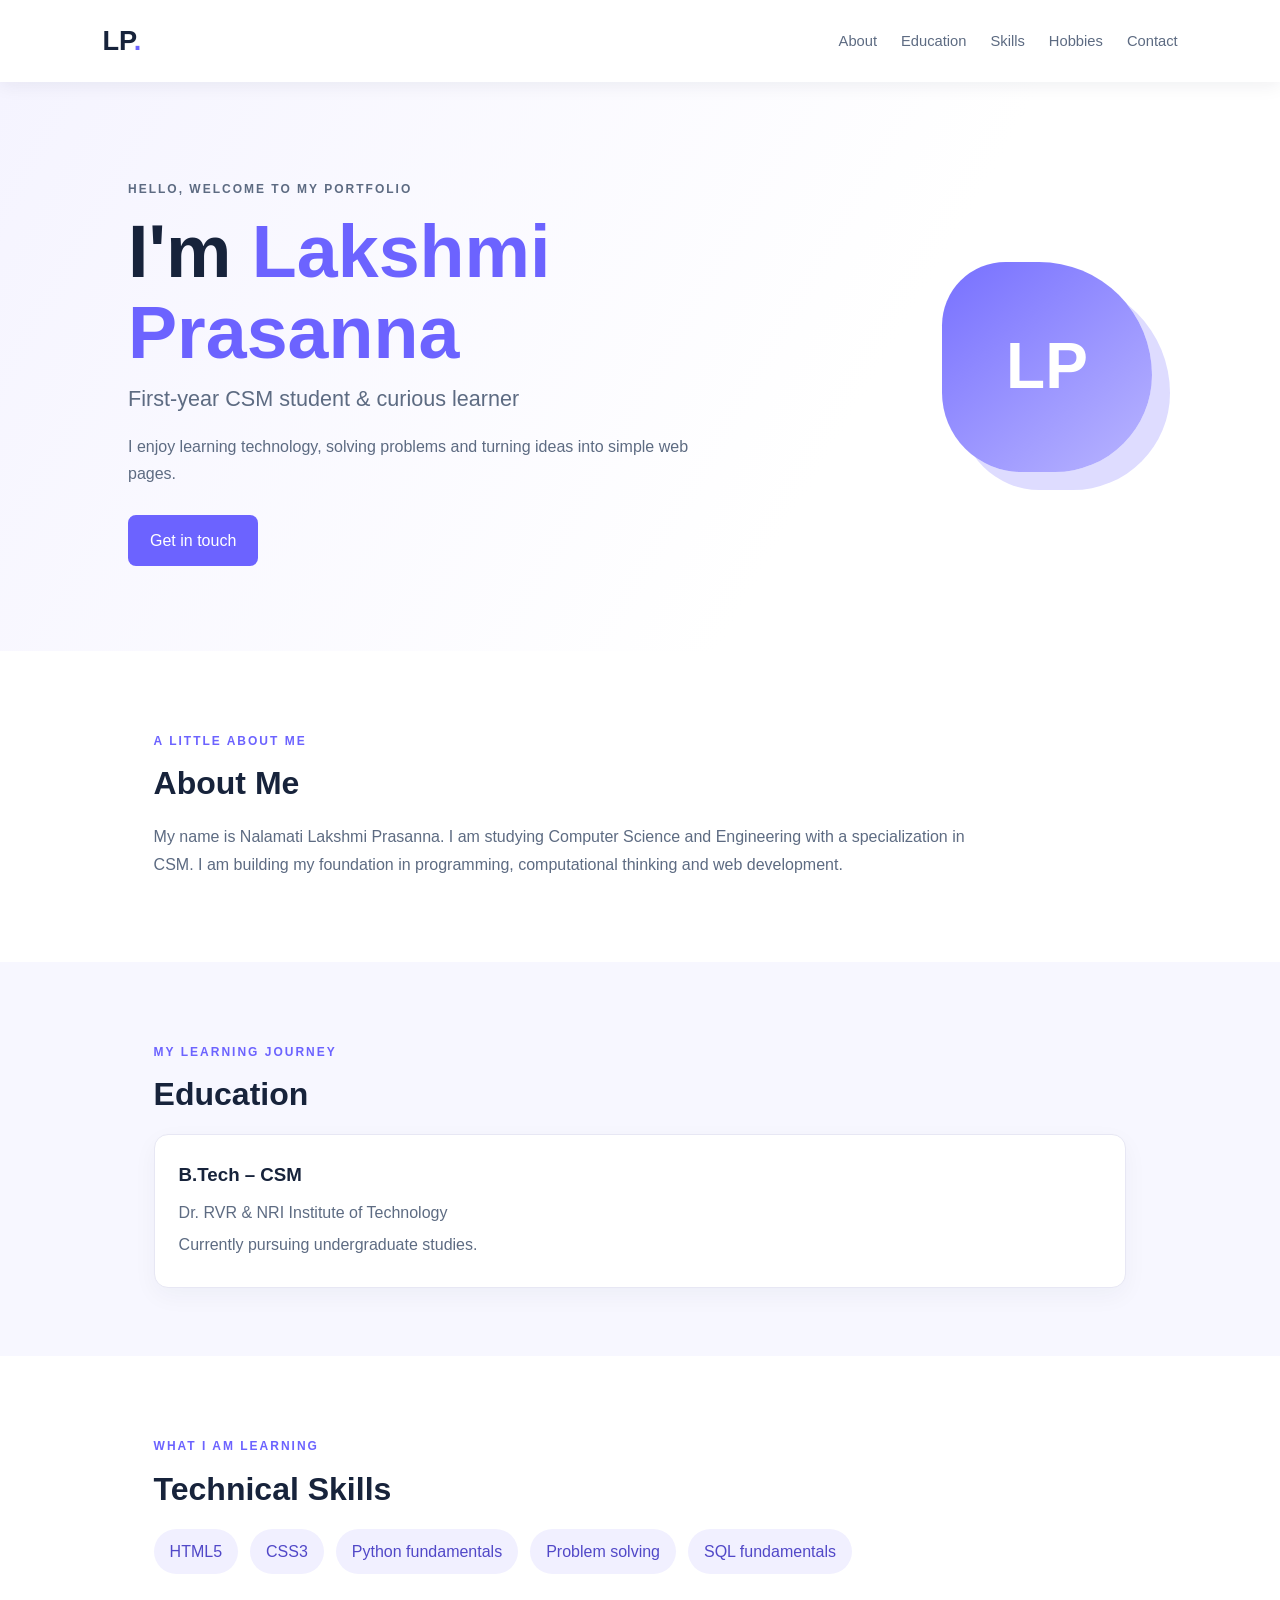
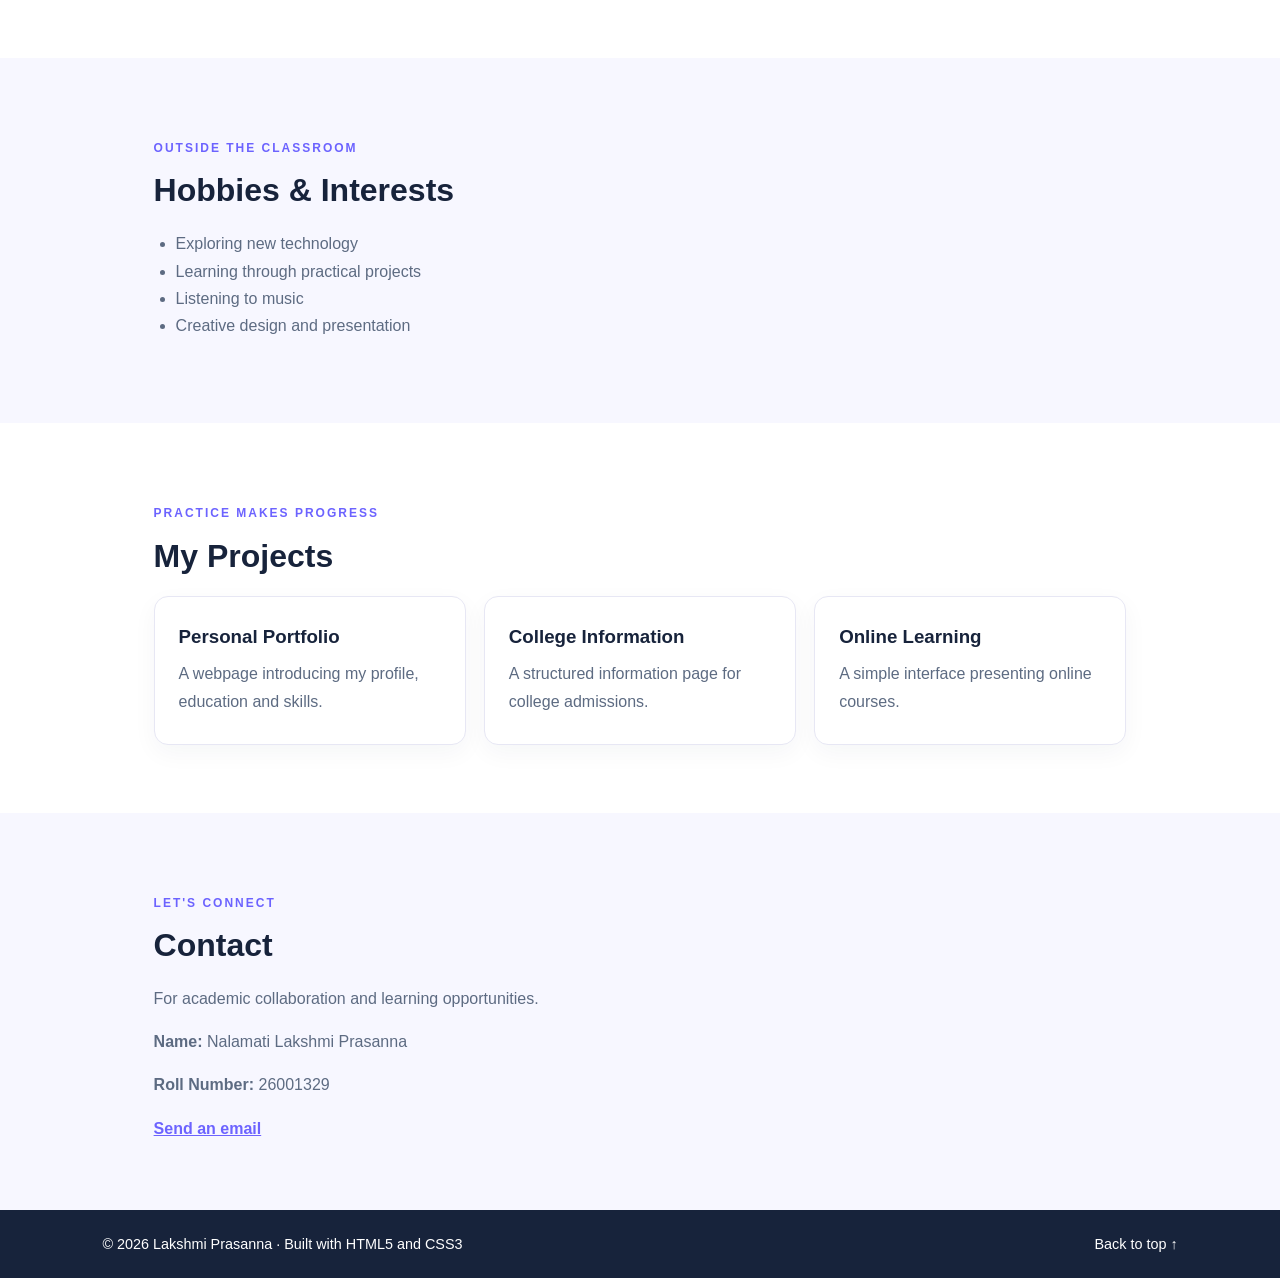
<file: Project_01_Personal_Portfolio/index.html>
<!DOCTYPE html>
<html lang="en">
<head>
  <meta charset="UTF-8">
  <meta name="viewport" content="width=device-width, initial-scale=1.0">
  <meta name="description" content="Personal portfolio of Lakshmi Prasanna, a CSM student.">
  <title>Lakshmi Prasanna | Portfolio</title>
  <link rel="stylesheet" href="styles.css">
</head>
<body>
  <header class="site-header" id="top">
    <a class="brand" href="#top">LP<span>.</span></a>
    <nav aria-label="Main navigation">
      <a href="#about">About</a><a href="#education">Education</a><a href="#skills">Skills</a><a href="#hobbies">Hobbies</a><a href="#contact">Contact</a>
    </nav>
  </header>
  <main>
    <section class="hero">
      <div class="hero-copy">
        <p class="eyebrow">HELLO, WELCOME TO MY PORTFOLIO</p>
        <h1>I'm <span>Lakshmi Prasanna</span></h1>
        <h2>First-year CSM student &amp; curious learner</h2>
        <p>I enjoy learning technology, solving problems and turning ideas into simple web pages.</p>
        <a class="button" href="#contact">Get in touch</a>
      </div>
      <div class="profile-art" aria-label="Decorative initials LP">LP</div>
    </section>
    <section class="section" id="about">
      <p class="eyebrow">A LITTLE ABOUT ME</p><h2>About Me</h2>
      <p>My name is Nalamati Lakshmi Prasanna. I am studying Computer Science and Engineering with a specialization in CSM. I am building my foundation in programming, computational thinking and web development.</p>
    </section>
    <section class="section tinted" id="education">
      <p class="eyebrow">MY LEARNING JOURNEY</p><h2>Education</h2>
      <div class="info-card"><h3>B.Tech – CSM</h3><p>Dr. RVR &amp; NRI Institute of Technology</p><p>Currently pursuing undergraduate studies.</p></div>
    </section>
    <section class="section" id="skills">
      <p class="eyebrow">WHAT I AM LEARNING</p><h2>Technical Skills</h2>
      <ul class="chips"><li>HTML5</li><li>CSS3</li><li>Python fundamentals</li><li>Problem solving</li><li>SQL fundamentals</li></ul>
    </section>
    <section class="section tinted" id="hobbies">
      <p class="eyebrow">OUTSIDE THE CLASSROOM</p><h2>Hobbies &amp; Interests</h2>
      <ul class="simple-list"><li>Exploring new technology</li><li>Learning through practical projects</li><li>Listening to music</li><li>Creative design and presentation</li></ul>
    </section>
    <section class="section" id="projects">
      <p class="eyebrow">PRACTICE MAKES PROGRESS</p><h2>My Projects</h2>
      <div class="cards"><article class="info-card"><h3>Personal Portfolio</h3><p>A webpage introducing my profile, education and skills.</p></article><article class="info-card"><h3>College Information</h3><p>A structured information page for college admissions.</p></article><article class="info-card"><h3>Online Learning</h3><p>A simple interface presenting online courses.</p></article></div>
    </section>
    <section class="section contact tinted" id="contact">
      <p class="eyebrow">LET'S CONNECT</p><h2>Contact</h2>
      <p>For academic collaboration and learning opportunities.</p>
      <p><strong>Name:</strong> Nalamati Lakshmi Prasanna</p><p><strong>Roll Number:</strong> 26001329</p>
      <a class="text-link" href="mailto:lakshmiprasanna@example.com">Send an email</a>
    </section>
  </main>
  <footer><p>© 2026 Lakshmi Prasanna · Built with HTML5 and CSS3</p><a href="#top">Back to top ↑</a></footer>
</body>
</html>
</file>
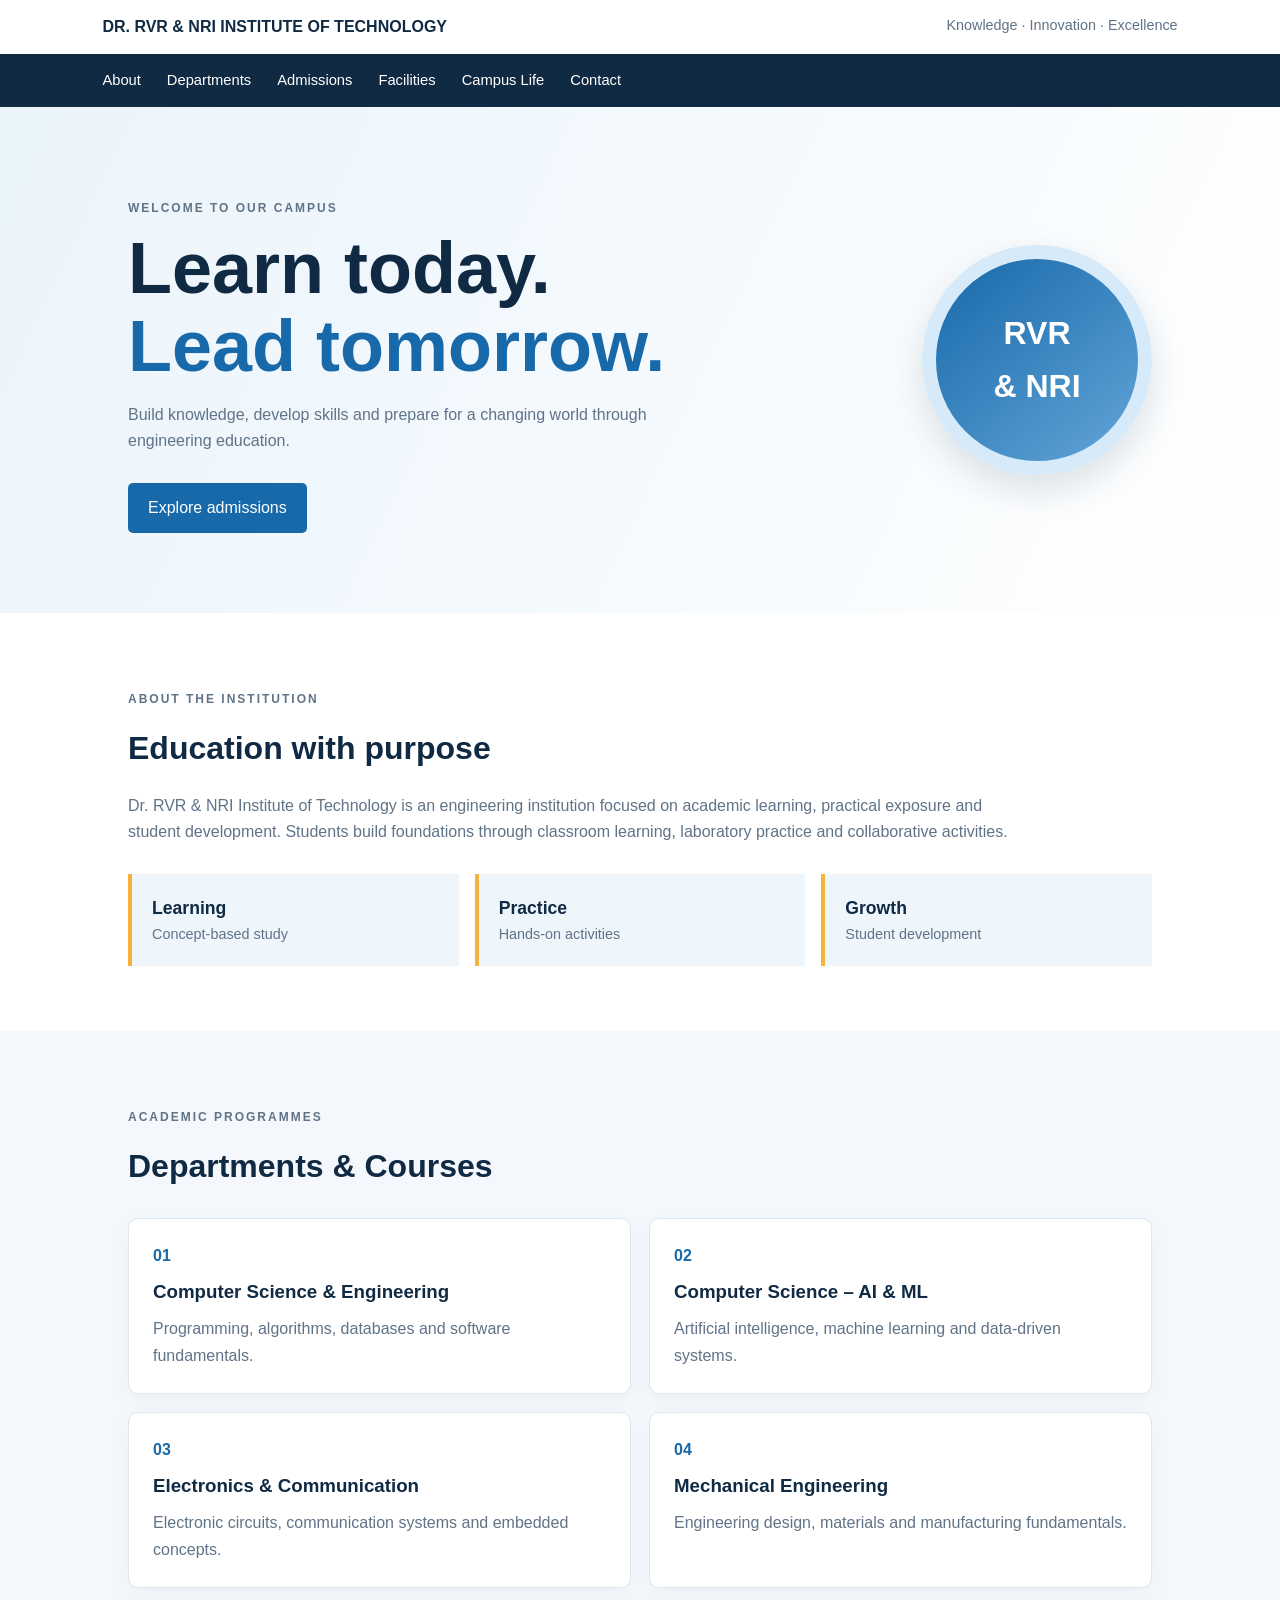
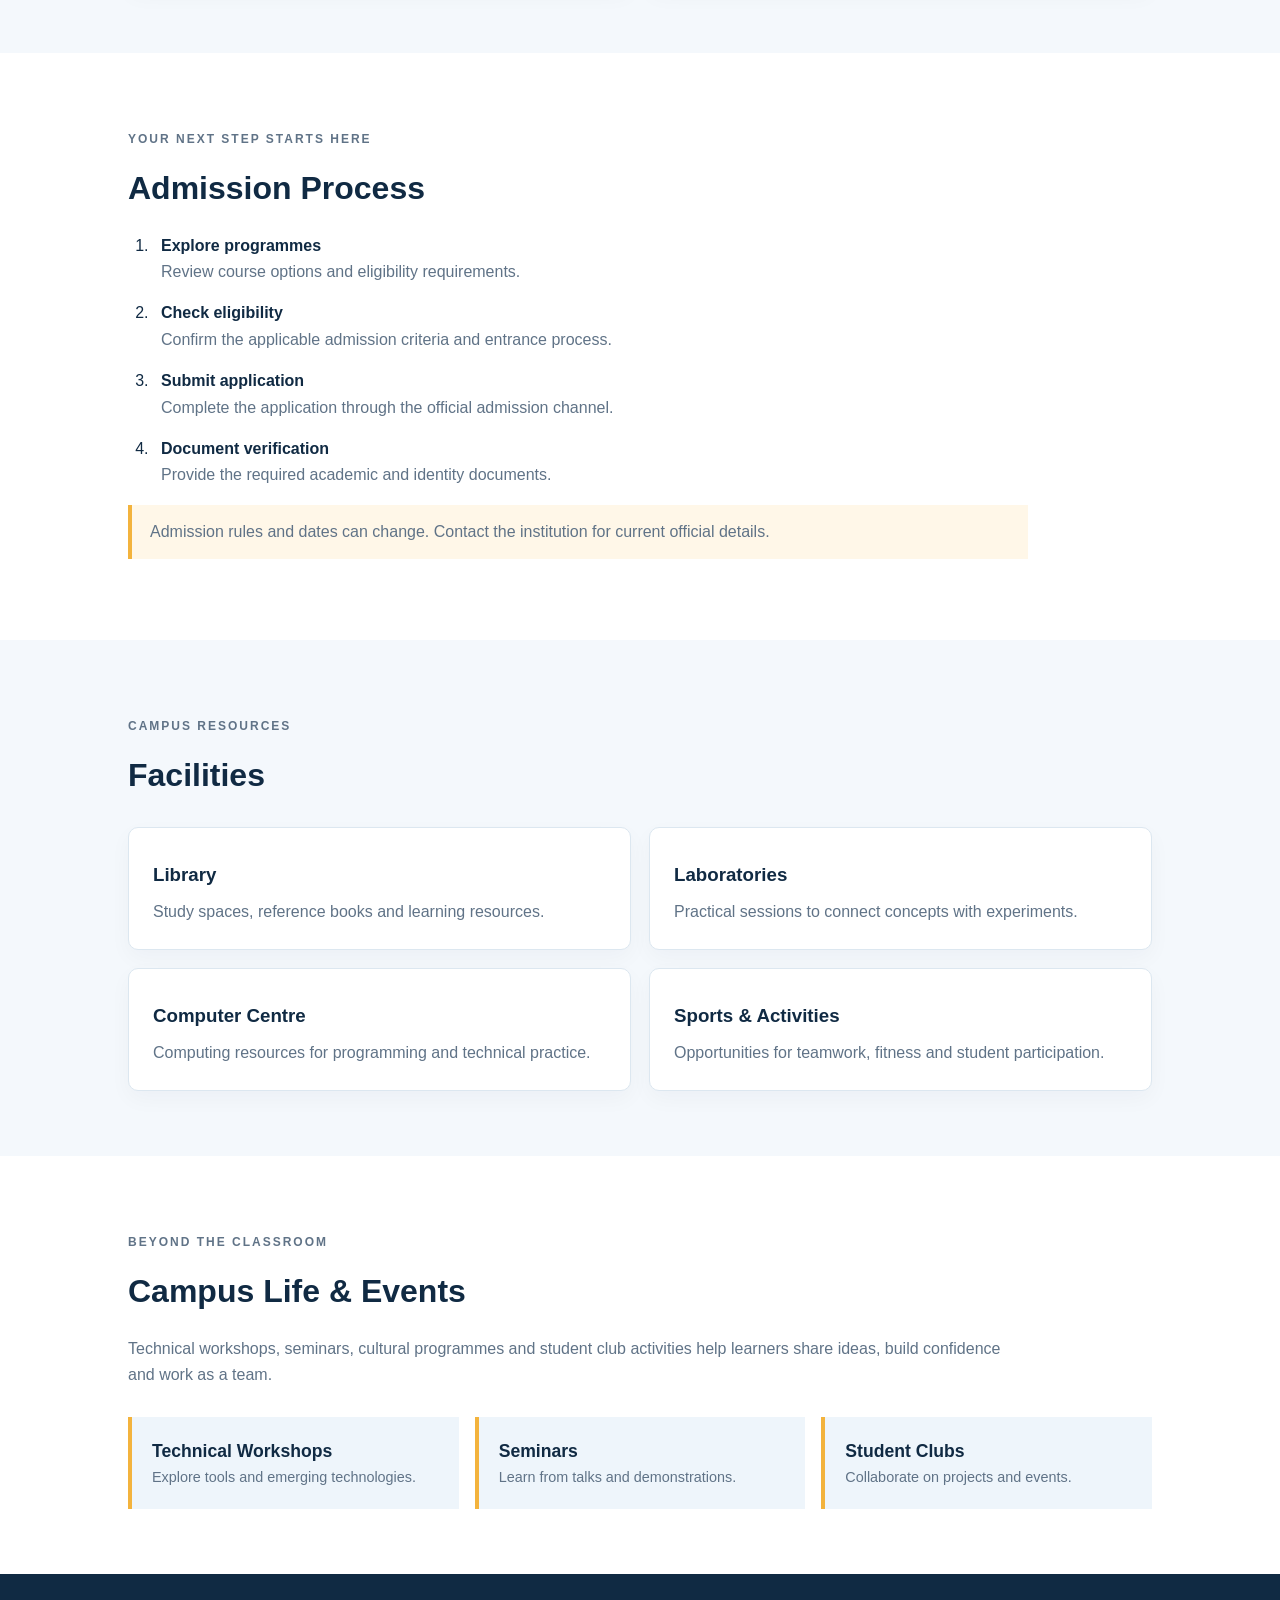
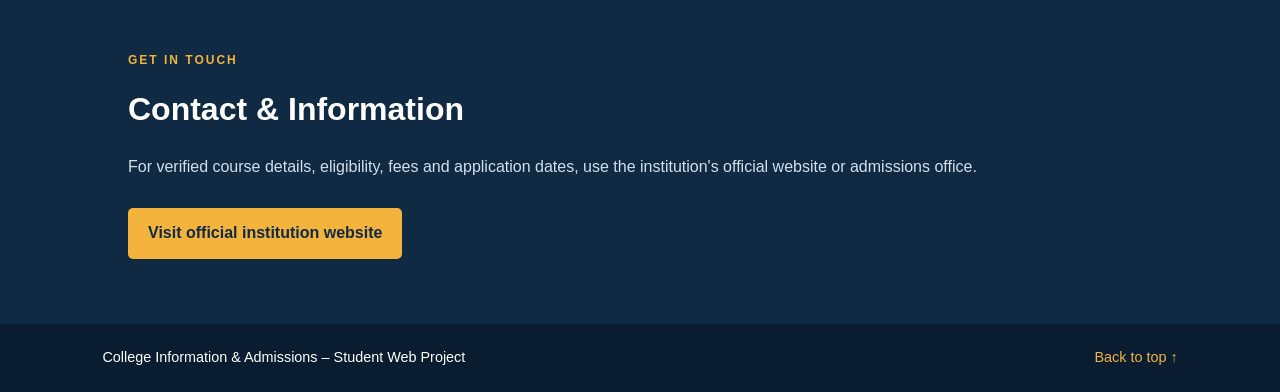
<file: Project_02_College_Admissions/index.html>
<!DOCTYPE html>
<html lang="en">
<head>
<meta charset="UTF-8"><meta name="viewport" content="width=device-width, initial-scale=1.0">
<meta name="description" content="College information and admissions overview.">
<title>Dr. RVR &amp; NRI Institute of Technology | Admissions</title><link rel="stylesheet" href="styles.css">
</head>
<body>
<header id="top"><div class="topline"><strong>DR. RVR &amp; NRI INSTITUTE OF TECHNOLOGY</strong><span>Knowledge · Innovation · Excellence</span></div><nav aria-label="Main navigation"><a href="#about">About</a><a href="#departments">Departments</a><a href="#admissions">Admissions</a><a href="#facilities">Facilities</a><a href="#events">Campus Life</a><a href="#contact">Contact</a></nav></header>
<main>
<section class="banner"><div><p class="eyebrow">WELCOME TO OUR CAMPUS</p><h1>Learn today.<br><span>Lead tomorrow.</span></h1><p>Build knowledge, develop skills and prepare for a changing world through engineering education.</p><a class="button" href="#admissions">Explore admissions</a></div><div class="banner-shape" aria-hidden="true"><span>RVR<br>&amp; NRI</span></div></section>
<section class="section" id="about"><p class="eyebrow">ABOUT THE INSTITUTION</p><h2>Education with purpose</h2><p>Dr. RVR &amp; NRI Institute of Technology is an engineering institution focused on academic learning, practical exposure and student development. Students build foundations through classroom learning, laboratory practice and collaborative activities.</p><div class="stats"><div><strong>Learning</strong><span>Concept-based study</span></div><div><strong>Practice</strong><span>Hands-on activities</span></div><div><strong>Growth</strong><span>Student development</span></div></div></section>
<section class="section light" id="departments"><p class="eyebrow">ACADEMIC PROGRAMMES</p><h2>Departments &amp; Courses</h2><div class="grid"><article class="card"><span class="number">01</span><h3>Computer Science &amp; Engineering</h3><p>Programming, algorithms, databases and software fundamentals.</p></article><article class="card"><span class="number">02</span><h3>Computer Science – AI &amp; ML</h3><p>Artificial intelligence, machine learning and data-driven systems.</p></article><article class="card"><span class="number">03</span><h3>Electronics &amp; Communication</h3><p>Electronic circuits, communication systems and embedded concepts.</p></article><article class="card"><span class="number">04</span><h3>Mechanical Engineering</h3><p>Engineering design, materials and manufacturing fundamentals.</p></article></div></section>
<section class="section" id="admissions"><p class="eyebrow">YOUR NEXT STEP STARTS HERE</p><h2>Admission Process</h2><ol class="steps"><li><strong>Explore programmes</strong><span>Review course options and eligibility requirements.</span></li><li><strong>Check eligibility</strong><span>Confirm the applicable admission criteria and entrance process.</span></li><li><strong>Submit application</strong><span>Complete the application through the official admission channel.</span></li><li><strong>Document verification</strong><span>Provide the required academic and identity documents.</span></li></ol><p class="notice">Admission rules and dates can change. Contact the institution for current official details.</p></section>
<section class="section light" id="facilities"><p class="eyebrow">CAMPUS RESOURCES</p><h2>Facilities</h2><div class="grid"><article class="card"><h3>Library</h3><p>Study spaces, reference books and learning resources.</p></article><article class="card"><h3>Laboratories</h3><p>Practical sessions to connect concepts with experiments.</p></article><article class="card"><h3>Computer Centre</h3><p>Computing resources for programming and technical practice.</p></article><article class="card"><h3>Sports &amp; Activities</h3><p>Opportunities for teamwork, fitness and student participation.</p></article></div></section>
<section class="section" id="events"><p class="eyebrow">BEYOND THE CLASSROOM</p><h2>Campus Life &amp; Events</h2><p>Technical workshops, seminars, cultural programmes and student club activities help learners share ideas, build confidence and work as a team.</p><div class="event-strip"><div><strong>Technical Workshops</strong><span>Explore tools and emerging technologies.</span></div><div><strong>Seminars</strong><span>Learn from talks and demonstrations.</span></div><div><strong>Student Clubs</strong><span>Collaborate on projects and events.</span></div></div></section>
<section class="section contact" id="contact"><p class="eyebrow">GET IN TOUCH</p><h2>Contact &amp; Information</h2><p>For verified course details, eligibility, fees and application dates, use the institution's official website or admissions office.</p><a class="button" href="https://www.rvrjcce.ac.in/" target="_blank" rel="noopener">Visit official institution website</a></section>
</main><footer><span>College Information &amp; Admissions – Student Web Project</span><a href="#top">Back to top ↑</a></footer>
</body></html>
</file>
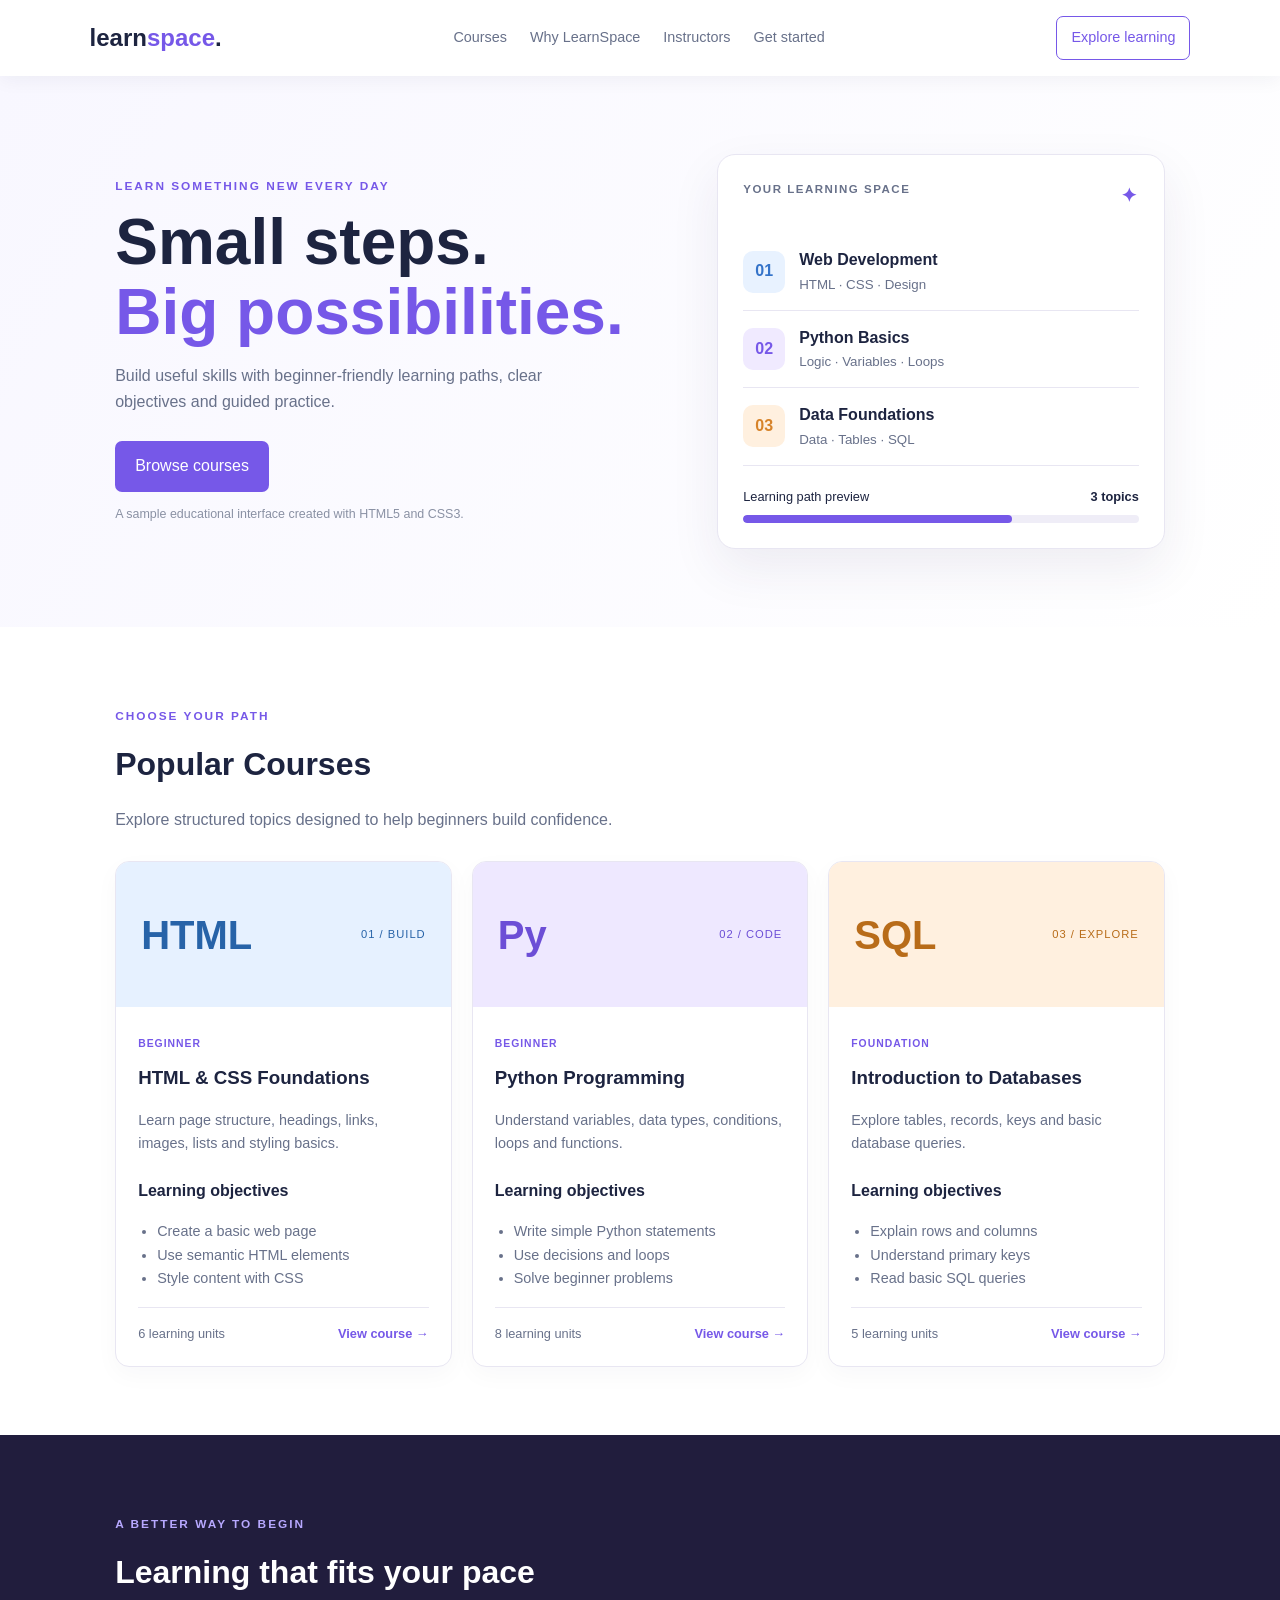
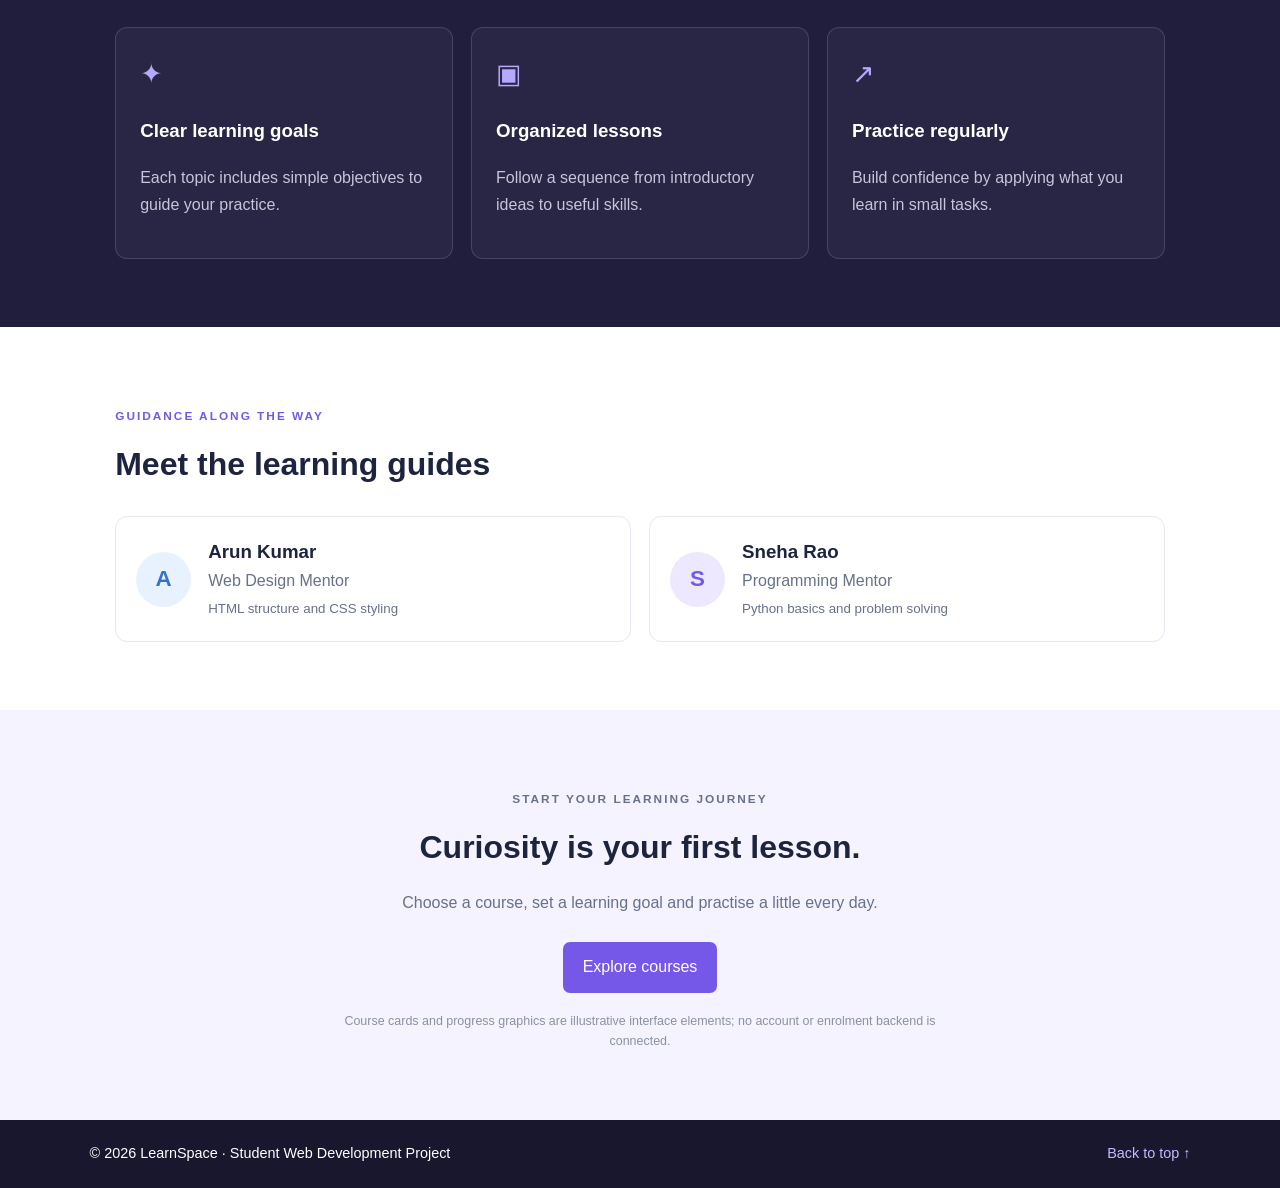
<file: Project_03_Online_Learning/index.html>
<!DOCTYPE html>
<html lang="en">
<head><meta charset="UTF-8"><meta name="viewport" content="width=device-width, initial-scale=1.0"><meta name="description" content="A student online learning platform interface."><title>LearnSpace | Online Learning</title><link rel="stylesheet" href="styles.css"></head>
<body>
<header id="top"><a class="logo" href="#top">learn<span>space</span>.</a><nav aria-label="Main navigation"><a href="#courses">Courses</a><a href="#benefits">Why LearnSpace</a><a href="#instructors">Instructors</a><a href="#start">Get started</a></nav><a class="header-link" href="#courses">Explore learning</a></header>
<main>
<section class="hero"><div class="hero-copy"><p class="eyebrow">LEARN SOMETHING NEW EVERY DAY</p><h1>Small steps.<br><span>Big possibilities.</span></h1><p>Build useful skills with beginner-friendly learning paths, clear objectives and guided practice.</p><a class="button" href="#courses">Browse courses</a><p class="micro">A sample educational interface created with HTML5 and CSS3.</p></div><div class="hero-panel"><div class="panel-top">YOUR LEARNING SPACE <span>✦</span></div><div class="lesson"><div class="lesson-icon">01</div><div><strong>Web Development</strong><small>HTML · CSS · Design</small></div></div><div class="lesson"><div class="lesson-icon purple">02</div><div><strong>Python Basics</strong><small>Logic · Variables · Loops</small></div></div><div class="lesson"><div class="lesson-icon orange">03</div><div><strong>Data Foundations</strong><small>Data · Tables · SQL</small></div></div><div class="progress-label"><span>Learning path preview</span><strong>3 topics</strong></div><div class="progress"><span></span></div></div></section>
<section class="section" id="courses"><p class="eyebrow">CHOOSE YOUR PATH</p><h2>Popular Courses</h2><p class="intro">Explore structured topics designed to help beginners build confidence.</p><div class="course-grid">
<article class="course"><div class="course-art art-blue"><span>HTML</span><small>01 / BUILD</small></div><div class="course-body"><span class="tag">BEGINNER</span><h3>HTML &amp; CSS Foundations</h3><p>Learn page structure, headings, links, images, lists and styling basics.</p><h4>Learning objectives</h4><ul><li>Create a basic web page</li><li>Use semantic HTML elements</li><li>Style content with CSS</li></ul><div class="course-foot"><span>6 learning units</span><a href="#start">View course →</a></div></div></article>
<article class="course"><div class="course-art art-purple"><span>Py</span><small>02 / CODE</small></div><div class="course-body"><span class="tag">BEGINNER</span><h3>Python Programming</h3><p>Understand variables, data types, conditions, loops and functions.</p><h4>Learning objectives</h4><ul><li>Write simple Python statements</li><li>Use decisions and loops</li><li>Solve beginner problems</li></ul><div class="course-foot"><span>8 learning units</span><a href="#start">View course →</a></div></div></article>
<article class="course"><div class="course-art art-orange"><span>SQL</span><small>03 / EXPLORE</small></div><div class="course-body"><span class="tag">FOUNDATION</span><h3>Introduction to Databases</h3><p>Explore tables, records, keys and basic database queries.</p><h4>Learning objectives</h4><ul><li>Explain rows and columns</li><li>Understand primary keys</li><li>Read basic SQL queries</li></ul><div class="course-foot"><span>5 learning units</span><a href="#start">View course →</a></div></div></article>
</div></section>
<section class="section dark" id="benefits"><p class="eyebrow">A BETTER WAY TO BEGIN</p><h2>Learning that fits your pace</h2><div class="benefit-grid"><article><span>✦</span><h3>Clear learning goals</h3><p>Each topic includes simple objectives to guide your practice.</p></article><article><span>▣</span><h3>Organized lessons</h3><p>Follow a sequence from introductory ideas to useful skills.</p></article><article><span>↗</span><h3>Practice regularly</h3><p>Build confidence by applying what you learn in small tasks.</p></article></div></section>
<section class="section" id="instructors"><p class="eyebrow">GUIDANCE ALONG THE WAY</p><h2>Meet the learning guides</h2><div class="instructor-grid"><article class="instructor"><div class="avatar">A</div><div><h3>Arun Kumar</h3><p>Web Design Mentor</p><small>HTML structure and CSS styling</small></div></article><article class="instructor"><div class="avatar violet">S</div><div><h3>Sneha Rao</h3><p>Programming Mentor</p><small>Python basics and problem solving</small></div></article></div></section>
<section class="section join" id="start"><p class="eyebrow">START YOUR LEARNING JOURNEY</p><h2>Curiosity is your first lesson.</h2><p>Choose a course, set a learning goal and practise a little every day.</p><a class="button" href="#courses">Explore courses</a><p class="micro">Course cards and progress graphics are illustrative interface elements; no account or enrolment backend is connected.</p></section>
</main><footer><span>© 2026 LearnSpace · Student Web Development Project</span><a href="#top">Back to top ↑</a></footer>
</body></html>
</file>
<file: Project_01_Personal_Portfolio/styles.css>
:root{--ink:#17233b;--muted:#5d6b82;--accent:#6c63ff;--pale:#f1f0ff;--white:#fff}*{box-sizing:border-box}html{scroll-behavior:smooth}body{margin:0;font-family:Arial,Helvetica,sans-serif;color:var(--ink);line-height:1.7}a{color:inherit;text-decoration:none}.site-header{display:flex;justify-content:space-between;align-items:center;padding:18px 8%;background:#fff;position:sticky;top:0;box-shadow:0 3px 18px #17233b12;z-index:2}.brand{font-size:1.7rem;font-weight:800}.brand span,.hero h1 span{color:var(--accent)}nav{display:flex;gap:24px;flex-wrap:wrap}nav a{font-size:.92rem;color:var(--muted)}nav a:hover,.text-link:hover{color:var(--accent)}.hero{min-height:490px;padding:85px 10%;display:flex;align-items:center;justify-content:space-between;gap:35px;background:linear-gradient(120deg,#f5f4ff,#fff 65%)}.hero-copy{max-width:650px}.eyebrow{font-size:.75rem;letter-spacing:2px;font-weight:700;color:var(--accent)}h1{font-size:clamp(2.5rem,6vw,4.6rem);line-height:1.1;margin:12px 0}h2{font-size:2rem;line-height:1.25;margin:8px 0 20px}.hero h2{font-size:1.35rem;color:var(--muted);font-weight:500}.hero p{color:var(--muted);max-width:570px}.button{display:inline-block;background:var(--accent);color:white;padding:12px 22px;border-radius:8px;margin-top:12px}.button:hover{background:#5148e5}.profile-art{width:210px;height:210px;flex:none;border-radius:36% 64% 55% 45%;display:grid;place-items:center;background:linear-gradient(140deg,#7770ff,#b9b5ff);color:#fff;font-size:4rem;font-weight:800;box-shadow:18px 18px 0 #dedcff}.section{padding:68px 12%;scroll-margin-top:75px}.section>p:not(.eyebrow){max-width:850px;color:var(--muted)}.tinted{background:#f7f7ff}.info-card{background:#fff;padding:24px;border:1px solid #e7e7f4;border-radius:14px;box-shadow:0 8px 25px #17233b0b}.info-card h3{margin:0 0 8px}.info-card p{color:var(--muted);margin:5px 0}.chips{display:flex;gap:12px;flex-wrap:wrap;padding:0;list-style:none}.chips li{background:var(--pale);color:#5148c8;padding:9px 16px;border-radius:30px}.simple-list{padding-left:22px;color:var(--muted)}.cards{display:grid;grid-template-columns:repeat(3,1fr);gap:18px}.contact .text-link{color:var(--accent);font-weight:bold;text-decoration:underline}footer{padding:22px 8%;display:flex;justify-content:space-between;gap:12px;flex-wrap:wrap;background:#17233b;color:#fff;font-size:.9rem}footer p{margin:0}@media(max-width:700px){.site-header{align-items:flex-start;gap:12px;flex-direction:column}nav{gap:12px}.hero{padding:60px 8%;flex-direction:column;align-items:flex-start}.profile-art{width:130px;height:130px;font-size:2.6rem}.section{padding:52px 8%}.cards{grid-template-columns:1fr}h1{font-size:2.7rem}}
</file>
<file: Project_02_College_Admissions/styles.css>
:root{--navy:#102a43;--blue:#1769aa;--gold:#f3b33d;--muted:#607387;--pale:#eef5fb}*{box-sizing:border-box}html{scroll-behavior:smooth}body{margin:0;font-family:Arial,Helvetica,sans-serif;color:var(--navy);line-height:1.65}.topline{padding:14px 8%;display:flex;justify-content:space-between;gap:15px;flex-wrap:wrap;background:#fff}.topline span{color:var(--muted);font-size:.9rem}nav{background:var(--navy);padding:14px 8%;display:flex;gap:26px;flex-wrap:wrap;position:sticky;top:0;z-index:2}nav a{color:white;text-decoration:none;font-size:.92rem}nav a:hover{color:var(--gold)}.banner{padding:80px 10%;min-height:430px;display:flex;justify-content:space-between;align-items:center;gap:35px;background:linear-gradient(115deg,#eaf4fb,#fff)}.banner>div:first-child{max-width:600px}.eyebrow{color:var(--blue);font-weight:bold;font-size:.75rem;letter-spacing:2px}.banner h1{font-size:clamp(2.7rem,6vw,4.5rem);line-height:1.08;margin:12px 0}.banner h1 span{color:var(--blue)}.banner p{color:var(--muted)}.button{display:inline-block;padding:12px 20px;background:var(--blue);color:white;text-decoration:none;border-radius:5px;margin-top:12px}.button:hover{background:var(--navy)}.banner-shape{width:230px;height:230px;flex:none;border-radius:50%;display:grid;place-items:center;background:linear-gradient(140deg,var(--blue),#62a5d8);border:14px solid #d7eafa;color:#fff;text-align:center;font-weight:bold;font-size:2rem;box-shadow:0 15px 35px #102a4322}.section{padding:65px 10%;scroll-margin-top:65px}.section h2{font-size:2rem;margin:8px 0 18px}.section p{color:var(--muted);max-width:900px}.light{background:#f4f8fc}.stats,.event-strip{display:grid;grid-template-columns:repeat(3,1fr);gap:16px;margin-top:28px}.stats div,.event-strip div{padding:20px;border-left:4px solid var(--gold);background:var(--pale);display:flex;flex-direction:column}.stats strong,.event-strip strong{font-size:1.1rem}.stats span,.event-strip span{color:var(--muted);font-size:.9rem}.grid{display:grid;grid-template-columns:repeat(2,1fr);gap:18px;margin-top:25px}.card{background:#fff;border:1px solid #dce7f0;border-radius:10px;padding:24px;box-shadow:0 8px 22px #102a4309}.card h3{margin:8px 0}.card p{margin:0}.number{font-weight:bold;color:var(--blue)}.steps{padding-left:25px;display:grid;gap:15px}.steps li{padding-left:8px}.steps strong,.steps span{display:block}.steps span{color:var(--muted)}.notice{padding:14px 18px;background:#fff7e8;border-left:4px solid var(--gold)}.contact{background:var(--navy);color:white}.contact .eyebrow{color:var(--gold)}.contact p{color:#d3dfeb}.contact .button{background:var(--gold);color:var(--navy);font-weight:bold}footer{background:#0a1d30;color:#fff;padding:22px 8%;display:flex;justify-content:space-between;gap:12px;flex-wrap:wrap;font-size:.9rem}footer a{color:var(--gold);text-decoration:none}@media(max-width:700px){.banner{padding:55px 8%;flex-direction:column;align-items:flex-start}.banner-shape{width:145px;height:145px;font-size:1.4rem}.section{padding:50px 8%}.grid,.stats,.event-strip{grid-template-columns:1fr}nav{gap:14px}.topline{flex-direction:column}}
</file>
<file: Project_03_Online_Learning/styles.css>
:root{--ink:#1d2440;--muted:#68718a;--purple:#7658e8;--pale:#f5f3ff;--line:#e8e6f2}*{box-sizing:border-box}html{scroll-behavior:smooth}body{margin:0;font-family:Arial,Helvetica,sans-serif;color:var(--ink);line-height:1.65}header{padding:16px 7%;display:flex;align-items:center;justify-content:space-between;gap:20px;background:#fff;position:sticky;top:0;z-index:3;box-shadow:0 4px 18px #1d24400d}.logo{font-size:1.5rem;font-weight:800;text-decoration:none;color:var(--ink)}.logo span{color:var(--purple)}nav{display:flex;gap:23px;flex-wrap:wrap}nav a,.header-link{font-size:.9rem;text-decoration:none;color:var(--muted)}nav a:hover{color:var(--purple)}.header-link{border:1px solid var(--purple);padding:9px 14px;border-radius:7px;color:var(--purple)}.hero{padding:78px 9%;display:grid;grid-template-columns:1.1fr .9fr;gap:55px;align-items:center;background:linear-gradient(120deg,#f8f7ff,#fff)}.eyebrow{font-size:.74rem;letter-spacing:2px;font-weight:bold;color:var(--purple)}h1{font-size:clamp(2.7rem,5vw,4.5rem);line-height:1.08;margin:12px 0}h1 span{color:var(--purple)}h2{font-size:2rem;margin:8px 0 14px}.hero-copy>p:not(.eyebrow){color:var(--muted);max-width:500px}.button{display:inline-block;background:var(--purple);color:#fff;padding:12px 20px;border-radius:7px;text-decoration:none;margin-top:10px}.button:hover{background:#5e42ce}.micro{font-size:.78rem!important;color:#8a91a4!important}.hero-panel{background:#fff;border:1px solid var(--line);border-radius:18px;padding:25px;box-shadow:0 20px 50px #30265c14}.panel-top{display:flex;justify-content:space-between;font-size:.72rem;letter-spacing:1.5px;font-weight:bold;color:var(--muted);margin-bottom:22px}.panel-top span{color:var(--purple);font-size:1.2rem}.lesson{display:flex;align-items:center;gap:14px;padding:14px 0;border-bottom:1px solid var(--line)}.lesson-icon{width:42px;height:42px;display:grid;place-items:center;background:#e8f2ff;color:#3473c9;border-radius:10px;font-weight:bold}.lesson-icon.purple{background:#f0eaff;color:#7658e8}.lesson-icon.orange{background:#fff0df;color:#d78329}.lesson strong,.lesson small{display:block}.lesson small{color:var(--muted)}.progress-label{display:flex;justify-content:space-between;font-size:.8rem;margin-top:20px}.progress{height:8px;background:#efedf7;border-radius:10px;margin-top:8px;overflow:hidden}.progress span{display:block;width:68%;height:100%;background:var(--purple);border-radius:10px}.section{padding:68px 9%;scroll-margin-top:75px}.intro{color:var(--muted)}.course-grid{display:grid;grid-template-columns:repeat(3,1fr);gap:20px;margin-top:28px}.course{border:1px solid var(--line);border-radius:14px;overflow:hidden;background:white;box-shadow:0 8px 25px #1d244008}.course-art{height:145px;display:flex;align-items:center;justify-content:space-between;padding:25px}.course-art span{font-size:2.5rem;font-weight:800}.course-art small{font-size:.7rem;letter-spacing:1px}.art-blue{background:#e6f1ff;color:#2763a8}.art-purple{background:#eee8ff;color:#6c4ed6}.art-orange{background:#fff0df;color:#b86c19}.course-body{padding:22px}.tag{font-size:.65rem;letter-spacing:1px;color:var(--purple);font-weight:bold}.course h3{margin:8px 0}.course p,.course li{color:var(--muted);font-size:.9rem}.course h4{margin-bottom:5px}.course ul{padding-left:19px}.course-foot{border-top:1px solid var(--line);padding-top:15px;display:flex;justify-content:space-between;gap:10px;font-size:.8rem;color:var(--muted)}.course-foot a{color:var(--purple);font-weight:bold;text-decoration:none}.dark{background:#211d3d;color:#fff}.dark .eyebrow{color:#b7a8ff}.benefit-grid{display:grid;grid-template-columns:repeat(3,1fr);gap:18px;margin-top:28px}.benefit-grid article{padding:24px;border:1px solid #ffffff24;border-radius:12px;background:#ffffff0a}.benefit-grid article>span{font-size:1.7rem;color:#b7a8ff}.benefit-grid p{color:#c8c4d9}.instructor-grid{display:grid;grid-template-columns:repeat(2,1fr);gap:18px;margin-top:25px}.instructor{display:flex;align-items:center;gap:17px;padding:20px;border:1px solid var(--line);border-radius:12px}.avatar{width:55px;height:55px;border-radius:50%;display:grid;place-items:center;background:#e8f2ff;color:#3473c9;font-size:1.4rem;font-weight:bold}.avatar.violet{background:#eee8ff;color:#7658e8}.instructor h3,.instructor p{margin:0}.instructor p,.instructor small{color:var(--muted)}.join{background:var(--pale);text-align:center}.join p{color:var(--muted)}.join .micro{max-width:650px;margin:18px auto 0}footer{background:#19172e;color:#fff;padding:22px 7%;display:flex;justify-content:space-between;gap:12px;flex-wrap:wrap;font-size:.9rem}footer a{color:#c6baff;text-decoration:none}@media(max-width:850px){header{flex-wrap:wrap}.hero{grid-template-columns:1fr}.course-grid{grid-template-columns:1fr 1fr}}@media(max-width:600px){header{align-items:flex-start;flex-direction:column}nav{gap:13px}.header-link{display:none}.hero{padding:55px 8%}.section{padding:50px 8%}.course-grid,.benefit-grid,.instructor-grid{grid-template-columns:1fr}h1{font-size:2.8rem}}
</file>
